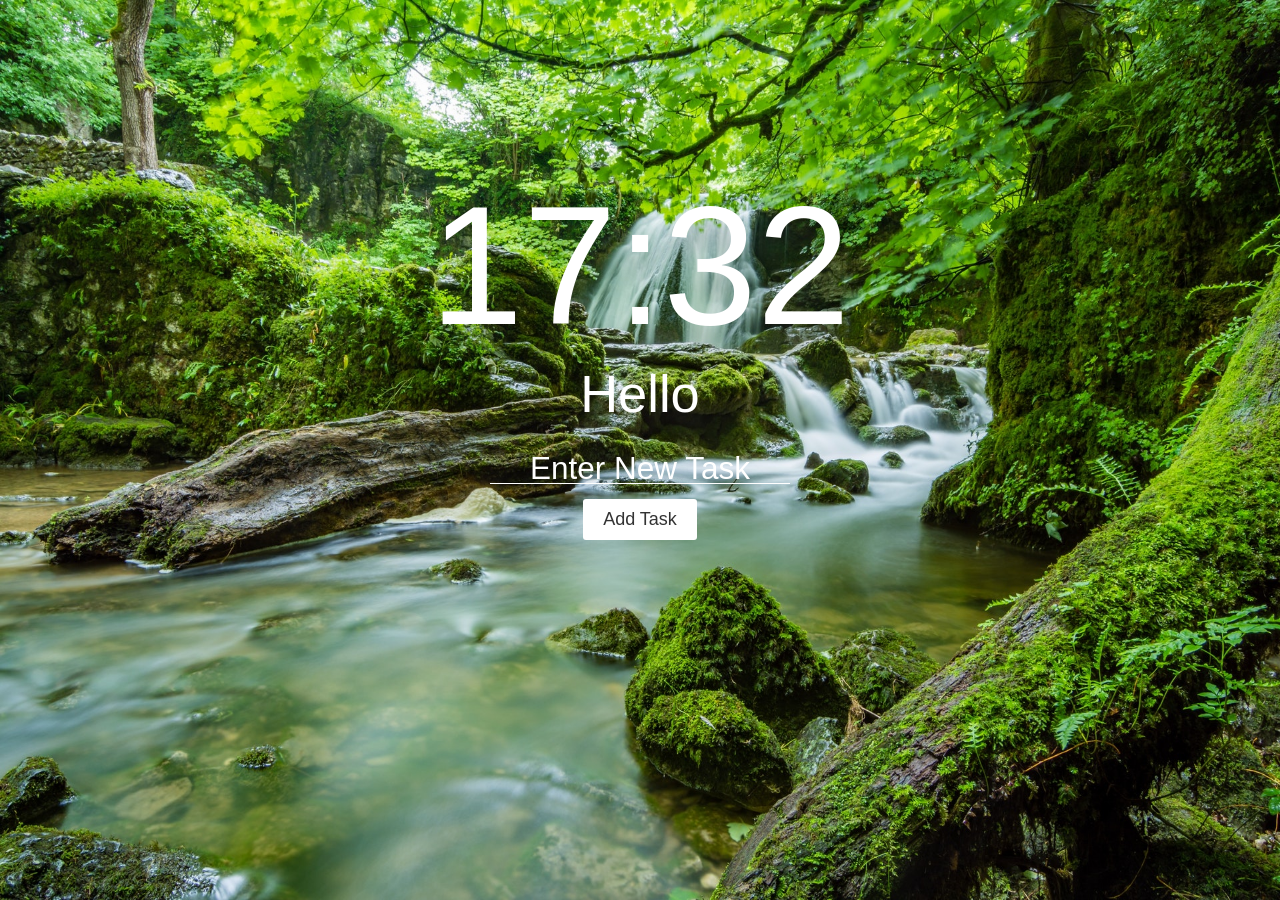
<file: index.html>
<!DOCTYPE html>
<html lang="en">
  <head>
    <meta charset="UTF-8" />
    <meta name="viewport" content="width=device-width, initial-scale=1.0" />
    <title>New Tab</title>
    <link href="https://fonts.googleapis.com/icon?family=Material+Icons"
      rel="stylesheet">
    <link rel="stylesheet" href="./css/app.css" />
  </head>
  <body>
    <div class="container">
        
      <div class="content">
        <span id="hours" class="shadow-text">03:</span
        ><span id="minutes" class="shadow-text">01</span><br />
        <span id="firstname" class="shadow-text">Hello</span>
        <form class="name-form form">
          <input
            type="text"
            id="inputName"
            class="shadow-text"
            placeholder="What is your name?"
          />
        </form>
        <div class="task-list-container">
            <form class="task-list-form form">
                <input
                  type="text"
                  id="inputTask"
                  class="shadow-text"
                  placeholder="Enter New Task"
                />
                <input type="submit" value="Add Task" id="" class="btn btn-tasklist" />
              </form>
          <ul class="collection"></ul>
        </div>
      </div>
    </div>
    <script src="./js/clock.js"></script>
    <script src="./js/app.js"></script>
    <script src="./js/background.js"></script>
  </body>
</html>
</file>
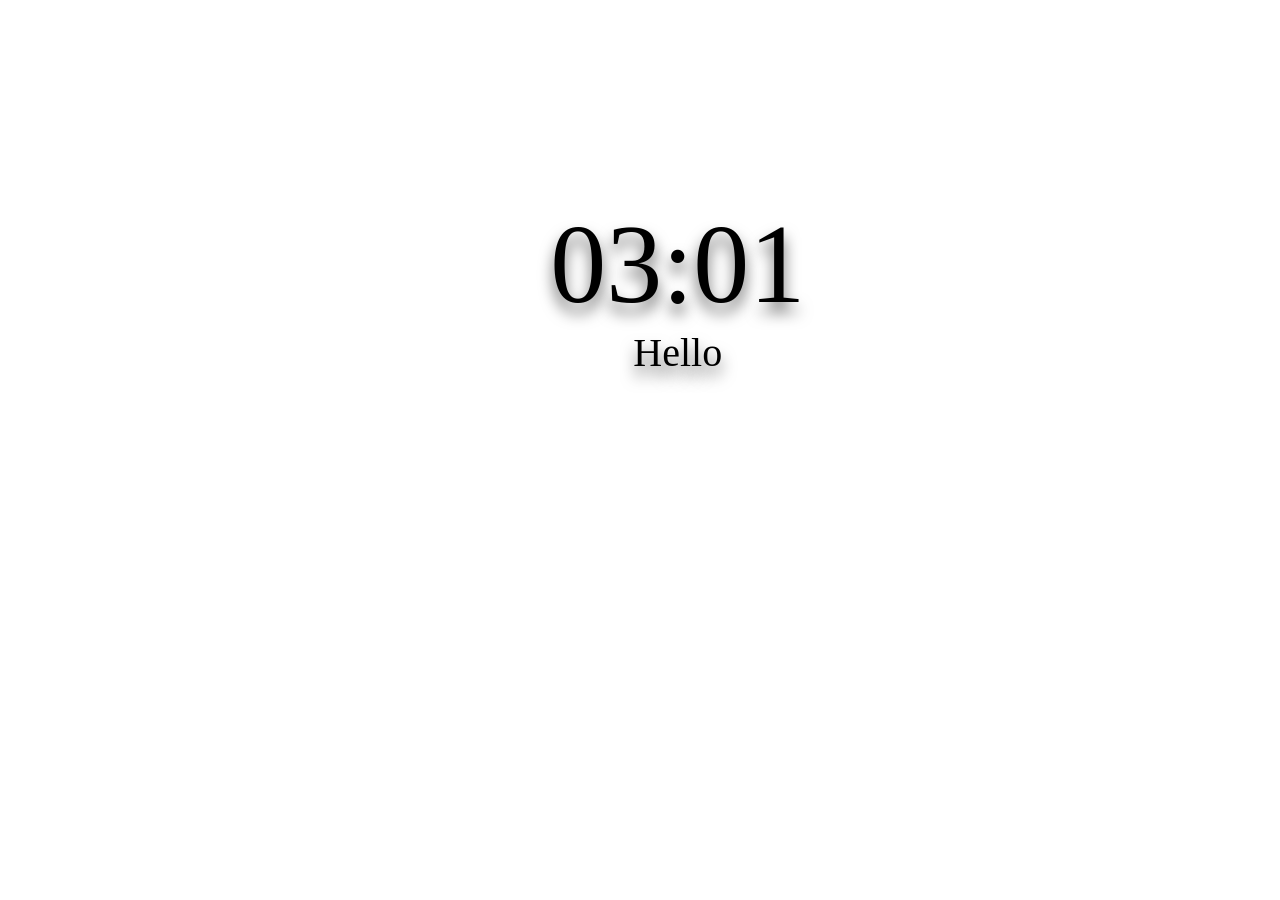
<file: newtab.html>
<!DOCTYPE html>
<html lang="en">
  <head>
    <meta charset="UTF-8" />
    <meta name="viewport" content="width=device-width, initial-scale=1.0" />
    <title>New Tab</title>
    <link rel="stylesheet" href="./css/newtab.css">
  </head>
  <body>
    <div>
    <div class="maincontent">
      <span id="hours" class="shadow-text">03:</span><span id="minutes" class="shadow-text">01</span><br>
      <span id="firstname" class="shadow-text">Hello</span>
      <form class="name-form form">
        <input type="text" id="inputName" class="shadow-text" placeholder="What is you name?">
      </form>
    </div>
  </div>
  <script src="./js/newtab.js"></script>
  </body>
</html>
</file>
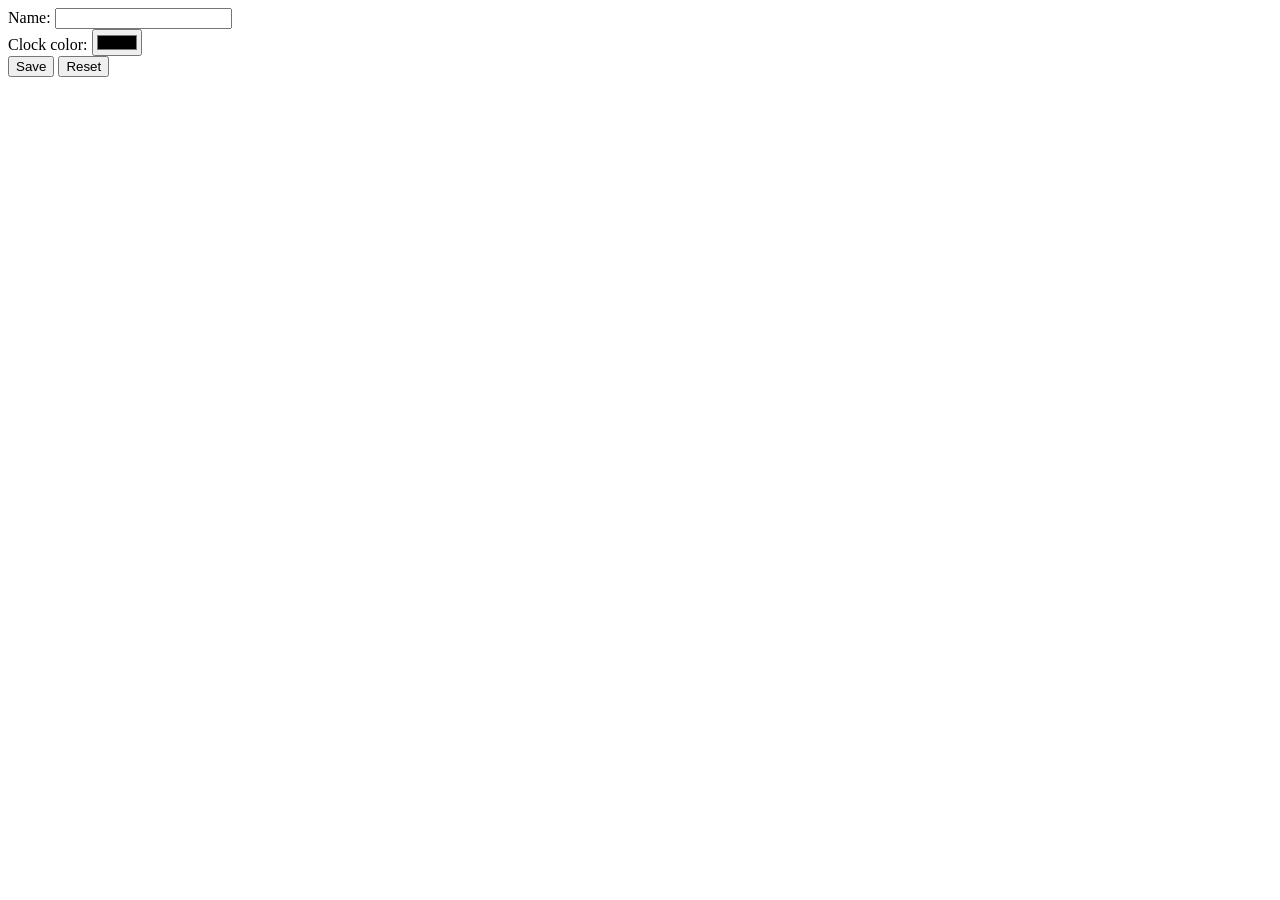
<file: options.html>
<!DOCTYPE html>
<html lang="en">
  <head>
    <meta charset="UTF-8" />
    <meta name="viewport" content="width=device-width, initial-scale=1.0" />
    <title>New Tab UI Options</title>
  </head>
  <body>
    Name:
    <input type="text" id="name" /><br />

    Clock color:
    <input type="color" id="colors" /><br />

    <div id="status"></div>
    <button id="save">Save</button>
    <button id="reset">Reset</button>

    <script src="./js/options.js"></script>
  </body>
</html>
</file>
<file: css/app.css>
/* RESET */
* {
  margin: 0;
  padding: 0;
  list-style: none;
  text-decoration: none;
  box-sizing: border-box;
}

html, body {
  font-family: 'Segoe UI', Tahoma, Geneva, Verdana, sans-serif;
  font-size: 21px;
  color: #ffffff;
}

#hours,
#minutes {
  font-size: 8rem;
}

.shadow-text {
  text-shadow: 0 20px 25px rgba(54, 54, 54, 0.3);
}

#firstname {
  font-size: 2.5rem;
  display: inline-block;
  padding-bottom: 30px;
}

.name-form,
.task-list-container {
  display: none;
}

.background-image {
  position: absolute;
  top:  0;
  left: 0;
  width: 100%;
  height: 100%;
  z-index: -1;
}

.container {
  overflow: auto;
  margin: auto;
  max-width: 500px;
  border: none;
}

.container .content {
  text-align: center;
  padding-top: 170px;
}

ul {
  text-align: left;
}

input[type=text] {
  font-size: 1.5rem;
  width: 300px;
  height: 30px;
  text-align: center;
  background-color: transparent;
  border: 0px;
  outline: none;
  color: #ffffff;
  border-bottom: #ffffff 1px solid;
}

::placeholder {
  color: #ffffff;
}

.show {
  display: block;
}

.btn {
  display: inline-block;
  background: #ffffff;
  color: #333333;
  padding: 10px 20px;
  border: none;
  border-radius: 3px;
  font-size: 18px;
  cursor: pointer;
}

.btn:hover {
  background: #444444;
  color: #f4f4f4;
}

.btn-tasklist  {
  display: block;
  margin: 15px auto;
}

.secondary-content {
  font-size: 15px;
}

ul li {
  display: flex;
  text-shadow: 0 7px 7px rgba(54, 54, 54, 0.3);
}

ul li a {
  margin-left: auto;
  
}
</file>
<file: css/newtab.css>
*,
body {
  margin: 0;
  padding: 0;
  padding-bottom: 0px;
  text-decoration: none;
  list-style: none;
}

*,
*::before,
*::after {
  box-sizing: border-box;
}

html {
  scroll-behavior: smooth;
}

body {
  height: 100%;
  width: 100%;
}

img {
  max-width: 100%;
}

button {
  outline: none;
}

body {
  background-repeat: no-repeat;
  background-attachment: fixed;
}

span#hours,
span#minutes{
  font-size: 7rem;
}

.maincontent {
  margin: 200px 38.5%;
  
  width: 370px;
  text-align: center;
}

#firstname {
  font-size: 2.5rem;
}

::placeholder {
  color: #ffffff;
}

input {
  font-size: 1.5rem;
  width: 300px;
  height: 30px;
  text-align: center;
  background-color: transparent;
  border: 0px;
  outline: none;
  color: #ffffff;
  border-bottom: #ffffff 1px solid;
}

.shadow-text {
  text-shadow: 0 10px 15px rgba(0, 0, 0, 0.60);
}

form {
  text-align: center;
}

.name-form {
  display: none;
}

.show {
  display: block;
}

ul {
  text-align: left;
  margin-right: 40%;
}

.background-image {
  position: absolute;
  top:  0;
  left: 0;
  width: 100%;
  height: 100%;
  z-index: -1;
}
</file>
